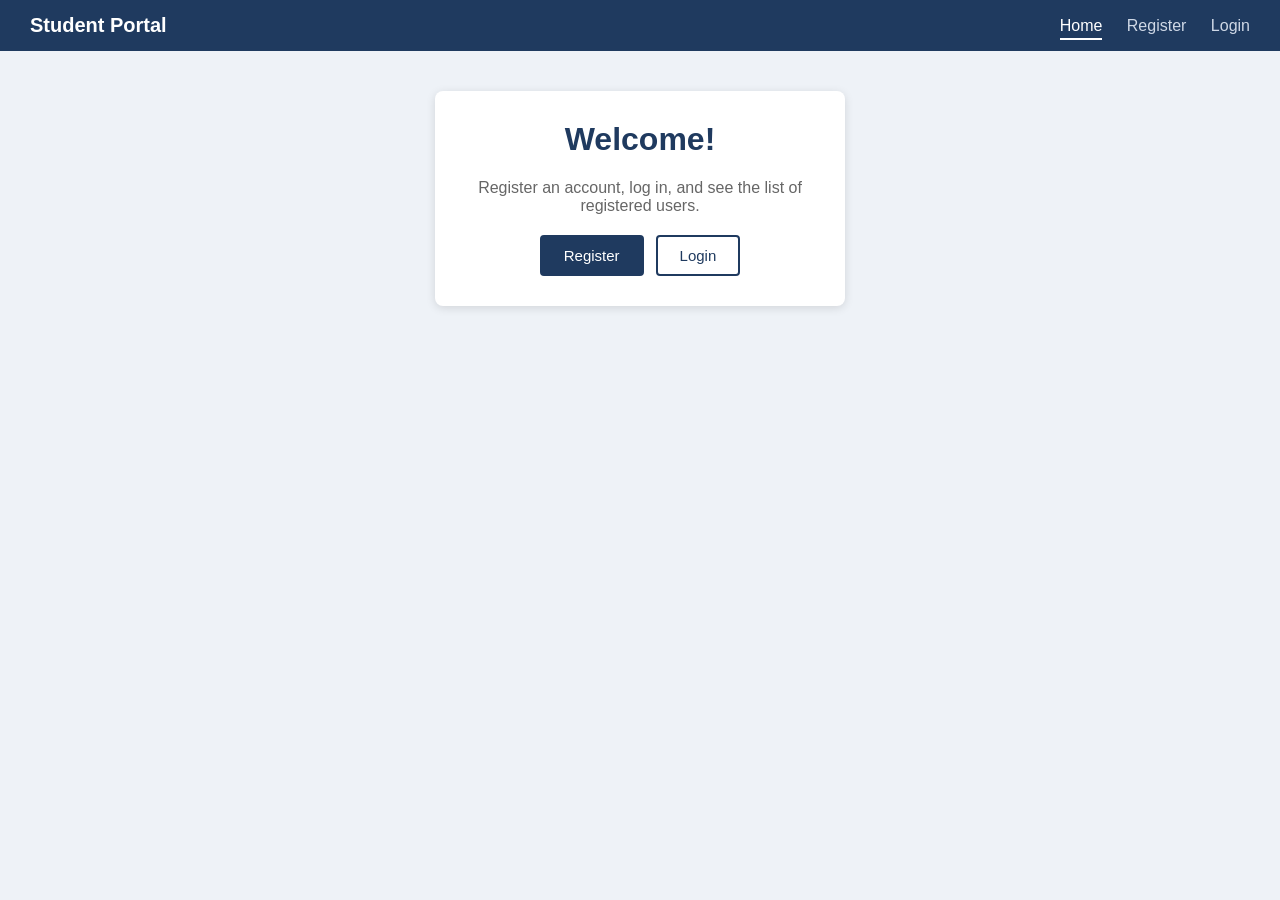
<file: index.html>
<!DOCTYPE html>
<html lang="en">
<head>
  <meta charset="UTF-8">
  <meta name="viewport" content="width=device-width, initial-scale=1.0">
  <title>Home | Student Portal</title>

  <!-- external css -->
  <link rel="stylesheet" href="css/style.css">
</head>

<body>

  <!-- navigation bar -->
  <header class="navbar">
    <span class="brand">Student Portal</span>
    <nav>
      <a href="index.html" class="active">Home</a>
      <a href="register.html">Register</a>
      <a href="login.html">Login</a>
    </nav>
  </header>

  <main class="container">
    <div class="card center">
      <h1>Welcome!</h1>
      <p class="subtitle">Register an account, log in, and see the list of registered users.</p>

      <div class="button-row">
        <a href="register.html" class="btn">Register</a>
        <a href="login.html" class="btn btn-outline">Login</a>
      </div>
    </div>
  </main>

</body>
</html>
</file>
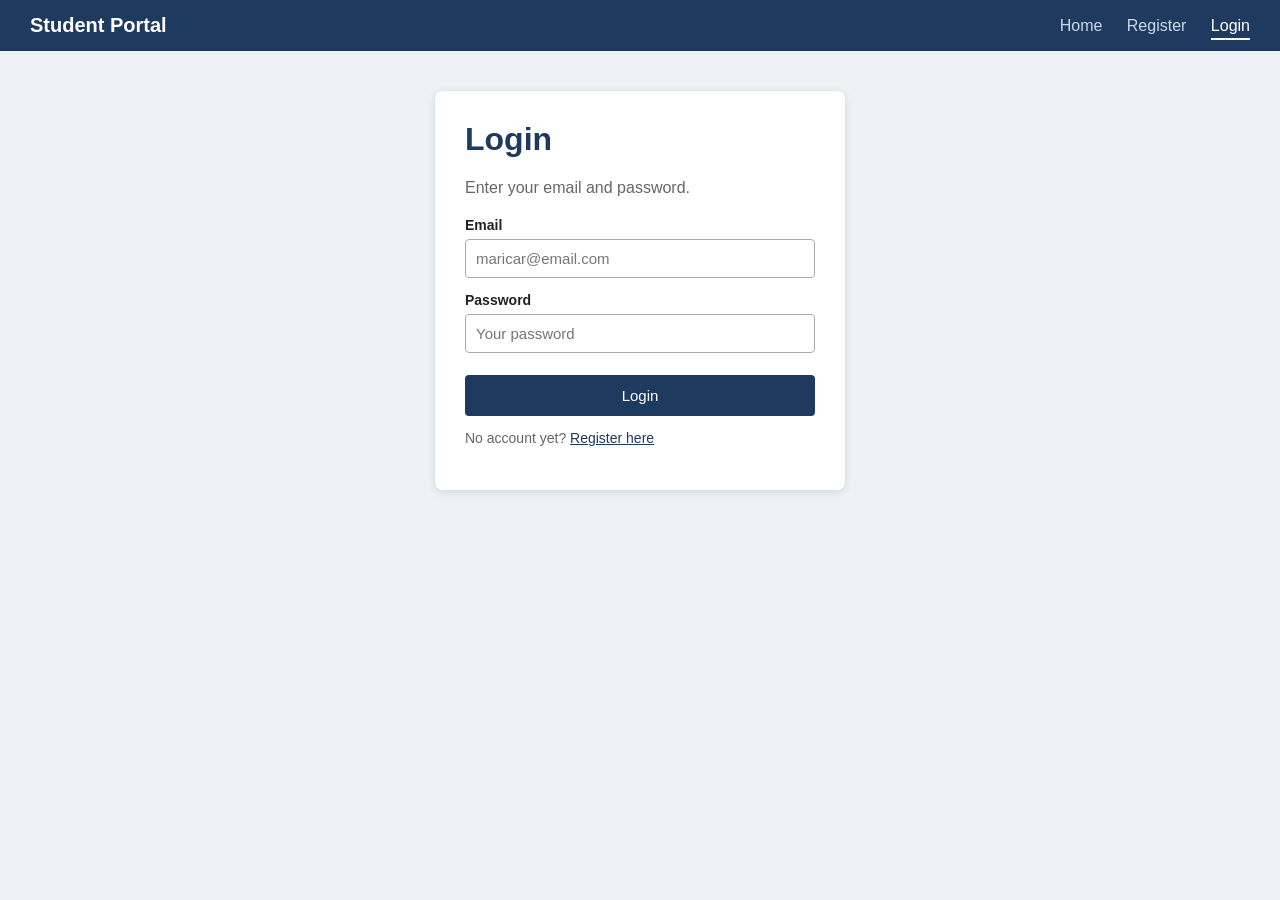
<file: list.html>
<!DOCTYPE html>
<html lang="en">
<head>
  <meta charset="UTF-8">
  <meta name="viewport" content="width=device-width, initial-scale=1.0">
  <title>User List | Student Portal</title>

  <!-- external css -->
  <link rel="stylesheet" href="css/style.css">
</head>

<body>

  <!-- navigation bar (logout button is here) -->
  <header class="navbar">
    <span class="brand">Student Portal</span>
    <nav>
      <a href="list.html" class="active">User List</a>
      <a href="#" id="logoutLink">Logout</a>
    </nav>
  </header>

  <main class="container wide">
    <div class="card">
      <h1>Registered Users</h1>
      <p class="subtitle" id="welcomeText"></p>

      <!-- search box, filters the list while typing -->
      <input type="text" id="searchBox" placeholder="Search by name or email...">

      <p class="small-text" id="countText"></p>

      <!-- wrapper so the table can scroll on small screens -->
      <div class="table-wrapper">
        <table>
          <thead>
            <tr>
              <th>#</th>
              <th>Full Name</th>
              <th>Email</th>
              <th>Date Registered</th>
              <th>Action</th>
            </tr>
          </thead>
          <!-- rows are added by list.js -->
          <tbody id="userTableBody"></tbody>
        </table>
      </div>
    </div>
  </main>

  <!-- external js files -->
  <script src="js/storage.js"></script>
  <script src="js/list.js"></script>

</body>
</html>
</file>
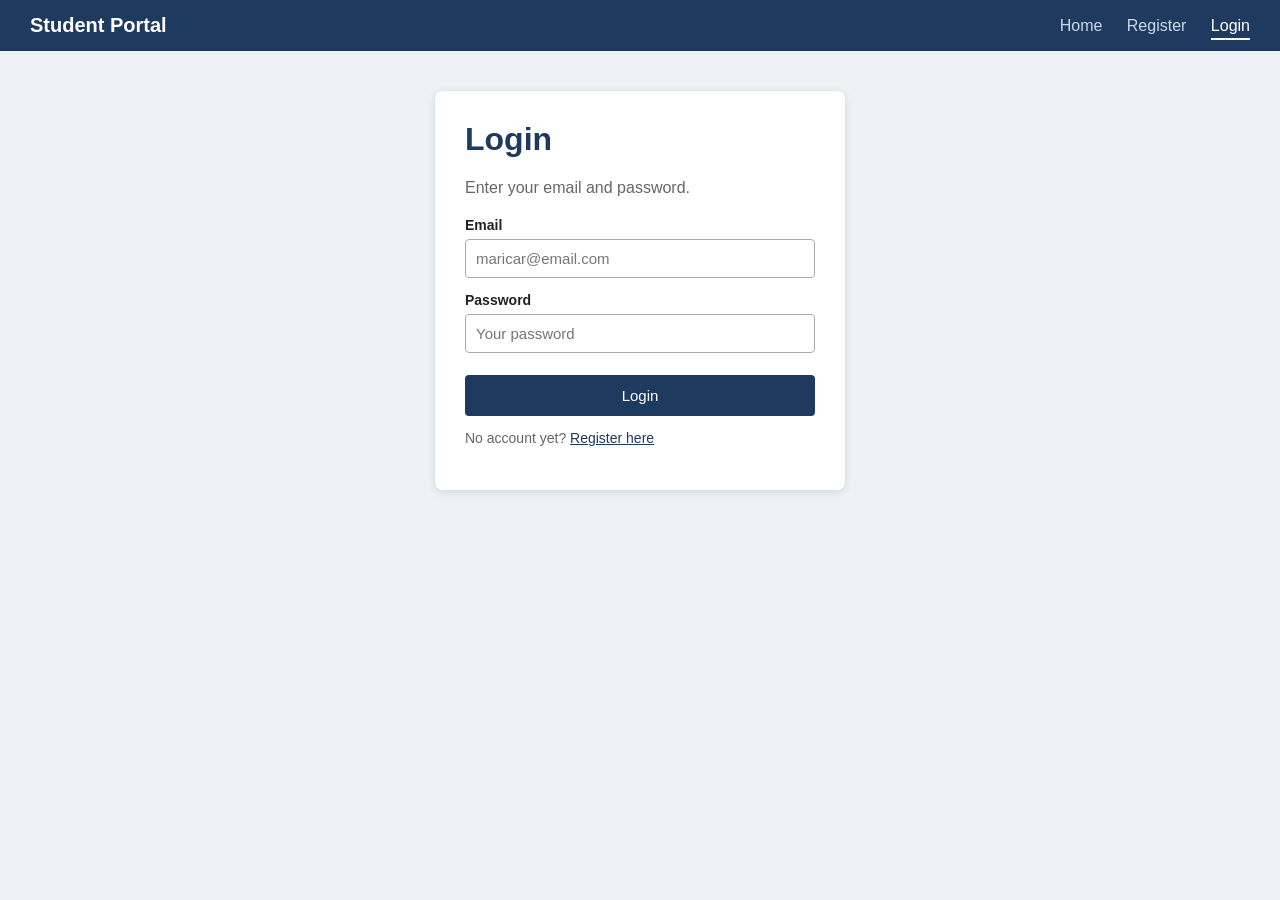
<file: login.html>
<!doctype html>
<html lang="en">
  <head>
    <meta charset="UTF-8" />
    <meta name="viewport" content="width=device-width, initial-scale=1.0" />
    <title>Login | Student Portal</title>

    <!-- external css -->
    <link rel="stylesheet" href="css/style.css" />
  </head>

  <body>
    <!-- navigation bar -->
    <header class="navbar">
      <span class="brand">Student Portal</span>
      <nav>
        <a href="index.html">Home</a>
        <a href="register.html">Register</a>
        <a href="login.html" class="active">Login</a>
      </nav>
    </header>

    <main class="container">
      <div class="card">
        <h1>Login</h1>
        <p class="subtitle">Enter your email and password.</p>

        <!-- errors or success message will show here (from js) -->
        <div id="message"></div>

        <form id="loginForm" novalidate>
          <label for="email">Email</label>
          <input type="email" id="email" placeholder="maricar@email.com" />

          <label for="password">Password</label>
          <input type="password" id="password" placeholder="Your password" />

          <button type="submit" class="btn full">Login</button>
        </form>

        <p class="small-text">
          No account yet? <a href="register.html">Register here</a>
        </p>
      </div>
    </main>

    <!-- external js files -->
    <script src="js/storage.js"></script>
    <script src="js/login.js"></script>
  </body>
</html>
</file>
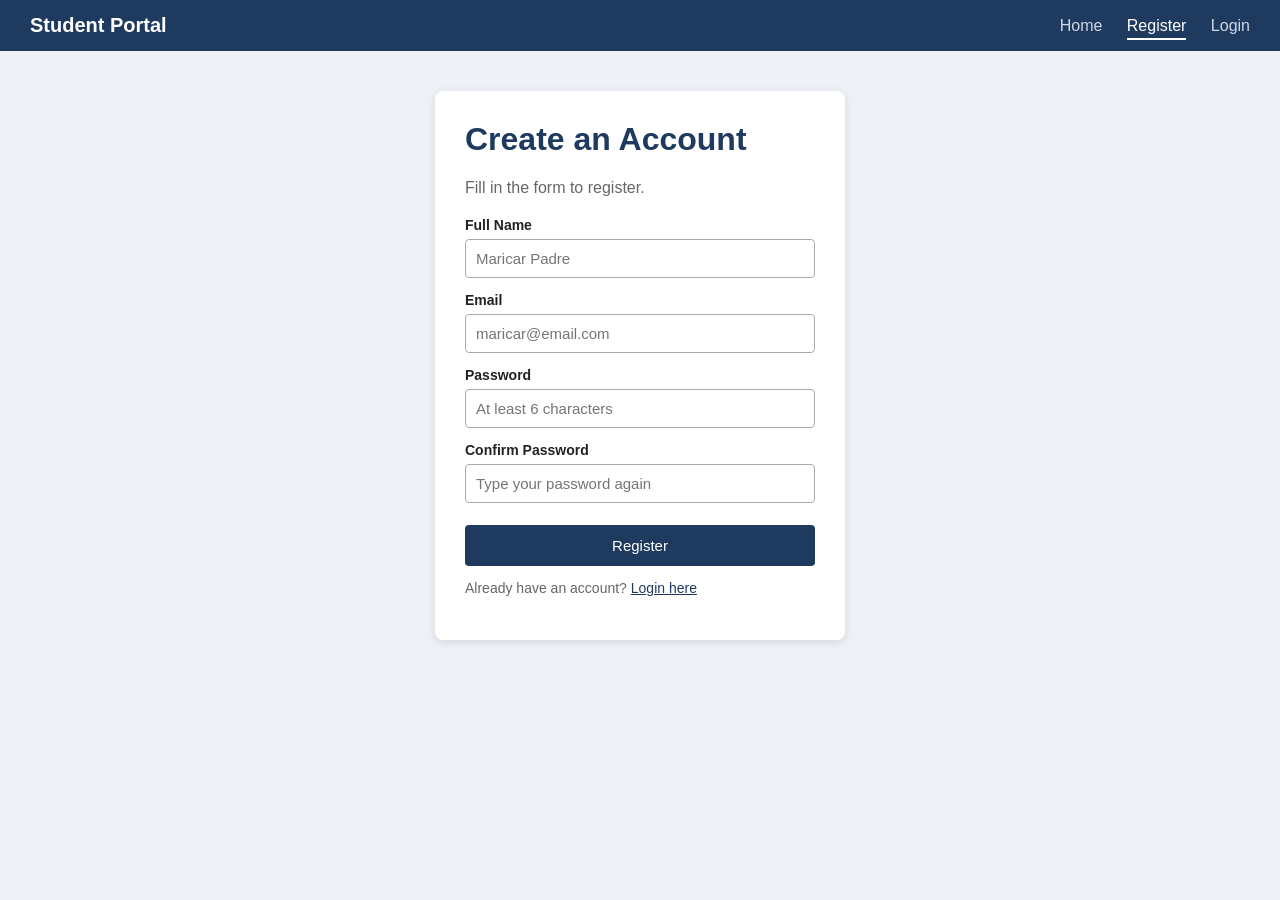
<file: register.html>
<!doctype html>
<html lang="en">
  <head>
    <meta charset="UTF-8" />
    <meta name="viewport" content="width=device-width, initial-scale=1.0" />
    <title>Register | Student Portal</title>

    <!-- external css -->
    <link rel="stylesheet" href="css/style.css" />
  </head>

  <body>
    <!-- navigation bar -->
    <header class="navbar">
      <span class="brand">Student Portal</span>
      <nav>
        <a href="index.html">Home</a>
        <a href="register.html" class="active">Register</a>
        <a href="login.html">Login</a>
      </nav>
    </header>

    <main class="container">
      <div class="card">
        <h1>Create an Account</h1>
        <p class="subtitle">Fill in the form to register.</p>

        <!-- errors or success message will show here (from js) -->
        <div id="message"></div>

        <form id="registerForm" novalidate>
          <label for="fullName">Full Name</label>
          <input type="text" id="fullName" placeholder="Maricar Padre" />

          <label for="email">Email</label>
          <input type="email" id="email" placeholder="maricar@email.com" />

          <label for="password">Password</label>
          <input
            type="password"
            id="password"
            placeholder="At least 6 characters"
          />

          <label for="confirmPassword">Confirm Password</label>
          <input
            type="password"
            id="confirmPassword"
            placeholder="Type your password again"
          />

          <button type="submit" class="btn full">Register</button>
        </form>

        <p class="small-text">
          Already have an account? <a href="login.html">Login here</a>
        </p>
      </div>
    </main>

    <!-- external js files (storage.js must be first because the others use it) -->
    <script src="js/storage.js"></script>
    <script src="js/register.js"></script>
  </body>
</html>
</file>
<file: css/style.css>
/* style.css - design for all pages (no frameworks) */

/* colors are saved here so I can change them in one place */
:root {
  --main: #1f3a5f;
  --main-dark: #152944;
  --accent: #2e7d32;
  --bg: #eef2f7;
  --error: #c62828;
  --error-bg: #fdecea;
  --success: #1b5e20;
  --success-bg: #e8f5e9;
}

/* reset, so spacing is easier to control */
* {
  box-sizing: border-box;
}

body {
  margin: 0;
  font-family: Arial, sans-serif;
  background-color: var(--bg);
  color: #222;
}

/* ---------- navigation bar ---------- */
.navbar {
  display: flex;
  justify-content: space-between;
  align-items: center;
  background-color: var(--main);
  padding: 14px 30px;
}

.brand {
  color: white;
  font-size: 20px;
  font-weight: bold;
}

.navbar nav a {
  color: #cfd8e6;
  text-decoration: none;
  margin-left: 20px;
  padding-bottom: 4px;
}

.navbar nav a:hover,
.navbar nav a.active {
  color: white;
  border-bottom: 2px solid white;
}

/* ---------- layout ---------- */
.container {
  max-width: 440px;
  margin: 40px auto;
  padding: 0 15px;
}

/* the list page needs more space for the table */
.container.wide {
  max-width: 900px;
}

.card {
  background-color: white;
  padding: 30px;
  border-radius: 8px;
  box-shadow: 0 2px 10px rgba(0, 0, 0, 0.12);
}

.center {
  text-align: center;
}

h1 {
  margin-top: 0;
  color: var(--main);
}

.subtitle {
  color: #666;
  margin-bottom: 20px;
}

/* ---------- forms ---------- */
label {
  display: block;
  margin: 14px 0 6px;
  font-weight: bold;
  font-size: 14px;
}

input {
  width: 100%;
  padding: 10px;
  border: 1px solid #aaa;
  border-radius: 4px;
  font-size: 15px;
}

/* blue border when the input is clicked */
input:focus {
  outline: none;
  border-color: var(--main);
  box-shadow: 0 0 0 2px rgba(31, 58, 95, 0.2);
}

/* ---------- buttons ---------- */
.btn {
  display: inline-block;
  padding: 10px 22px;
  background-color: var(--main);
  color: white;
  border: 2px solid var(--main);
  border-radius: 4px;
  font-size: 15px;
  text-decoration: none;
  cursor: pointer;
}

.btn:hover {
  background-color: var(--main-dark);
}

/* button that takes the whole width of the form */
.btn.full {
  width: 100%;
  margin-top: 22px;
}

/* white button with border (for the second button) */
.btn-outline {
  background-color: white;
  color: var(--main);
}

.btn-outline:hover {
  background-color: var(--bg);
}

.button-row {
  display: flex;
  justify-content: center;
  gap: 12px;
  margin-top: 10px;
}

/* small red delete button in the table */
.btn-delete {
  padding: 5px 12px;
  background-color: var(--error);
  color: white;
  border: none;
  border-radius: 4px;
  cursor: pointer;
}

.btn-delete:hover {
  background-color: #8e0000;
}

/* ---------- messages (error and success) ---------- */
.message {
  padding: 10px 14px;
  border-radius: 4px;
  margin-bottom: 10px;
  font-size: 14px;
}

.message ul {
  margin: 0;
  padding-left: 18px;
}

.message.error {
  background-color: var(--error-bg);
  color: var(--error);
  border-left: 4px solid var(--error);
}

.message.success {
  background-color: var(--success-bg);
  color: var(--success);
  border-left: 4px solid var(--success);
}

/* ---------- small texts ---------- */
.small-text {
  font-size: 14px;
  color: #666;
}

.small-text a {
  color: var(--main);
}

/* ---------- table (list page) ---------- */
.table-wrapper {
  overflow-x: auto;
}

table {
  width: 100%;
  border-collapse: collapse;
}

th, td {
  padding: 10px 12px;
  border-bottom: 1px solid #ddd;
  text-align: left;
}

th {
  background-color: var(--main);
  color: white;
}

/* every other row has a different color */
tbody tr:nth-child(even) {
  background-color: #f5f8fc;
}

tbody tr:hover {
  background-color: #e3ebf6;
}

/* text for the "(you)" tag and when no users found */
.you-tag {
  color: var(--accent);
  font-weight: bold;
}

.empty-row {
  text-align: center;
  color: #888;
}

/* ---------- for phones ---------- */
@media (max-width: 500px) {
  .navbar {
    padding: 12px 15px;
  }

  .card {
    padding: 20px;
  }
}
</file>
